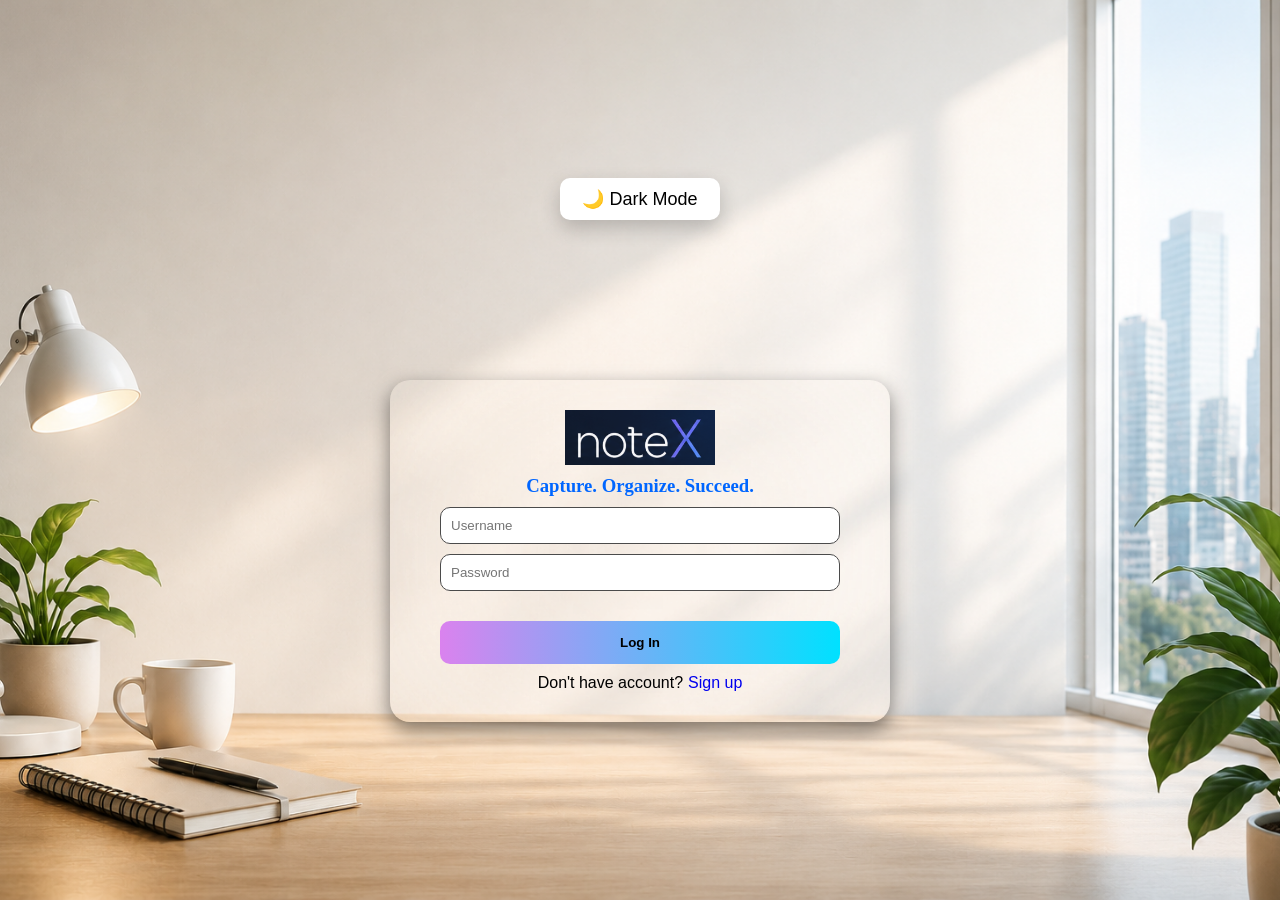
<file: frontend/index.html>
<!DOCTYPE html>
<html lang="en">

<head>
    <meta charset="UTF-8">
    <meta name="viewport" content="width=device-width, initial-scale=1.0">
    <title>Login for NotesNest</title>
    <link rel="stylesheet" href="css/login.css">
    <script src="js/login.js" defer></script>
</head>


<body>
    <div class="hero">
        <button id="theme-toggle" class="theme-btn">
            🌙 Dark Mode
        </button>
        <div class='login-box'>
            <img src="assets/brand.png" width="150px">
            <h3>Capture. Organize. Succeed.</h3>
            <input id="nameId" type="text" placeholder="Username" autocomplete="username">
            <input id="pwdId" type="password" placeholder="Password" autocomplete="current-password">
            <button class="login-btn">Log In</button>
            <div class="sign-up-section">
                <p>Don't have account?</p> <a href="register.html">Sign up</a>
            </div>
        </div>
    </div>
</body>

</html>
</file>
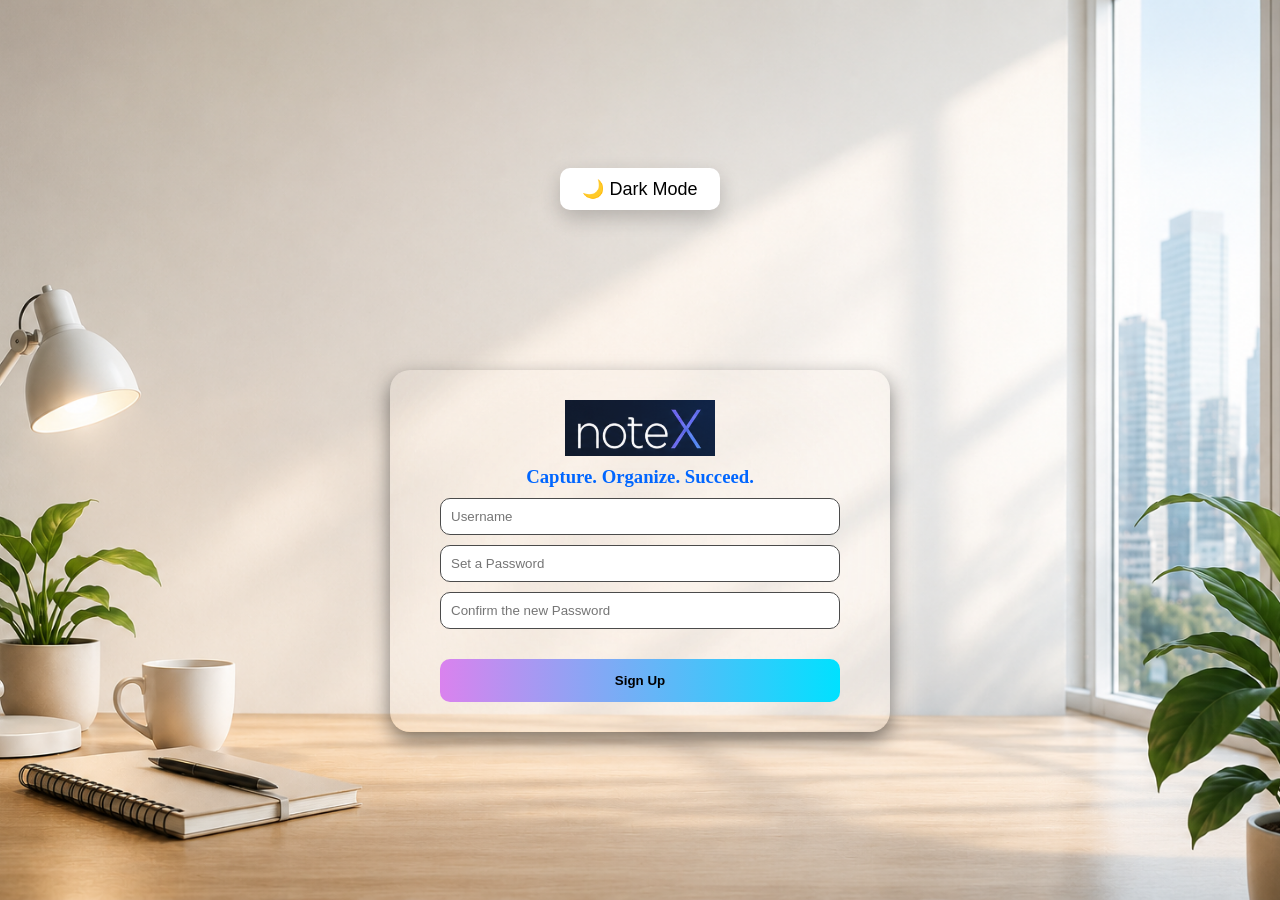
<file: frontend/register.html>
<!DOCTYPE html>
<html lang="en">

<head>
    <meta charset="UTF-8">
    <meta name="viewport" content="width=device-width, initial-scale=1.0">
    <title>Sign Up for NotesNest</title>
    <link rel="stylesheet" href="css/signup.css">
    <script src="js/login.js" defer></script>
</head>

<body>
    <div class="hero">
        <button id="theme-toggle" class="theme-btn">
            🌙 Dark Mode
        </button>
        <div class='sign-up-box'>
            <img src="assets/brand.png" width="150px">
            <h3>Capture. Organize. Succeed.</h3>
            <input id="nameId" type="text" placeholder="Username" autocomplete="username">
            <input id="pwdId" type="password" placeholder="Set a Password" autocomplete="new-password">
            <input id="confirm-pwd" type="password" placeholder="Confirm the new Password" autocomplete="new-password">
            <button class="sign-up-btn">Sign Up</button>
        </div>
    </div>
    </div>
</body>

</html>
</file>
<file: frontend/css/login.css>
* {
    margin: 0;
    padding: 0;
    box-sizing: border-box;
    font-family: 'Segoe UI', Tahoma, Geneva, Verdana, sans-serif;
}

:root {
    --text-color-normal: #111;
    --fast-transition: 0.3s;
    --text-primary: #222;
    --text-secondary: #555;
    --bg-content: #fff;
    --light-shadow: 0 8px 20px rgba(0, 0, 0, .20);
    --bold-shadow: 0 8px 20px rgba(0, 0, 0, .5);
    --button-gradient: linear-gradient(45deg, #ff6565, rgb(80, 80, 255));
    --box-shadow-dark: 0 10px 15px rgba(255, 84, 84, .4);
    --bg-card: #242424;
    --text-primary-dark: #ffffff;
    --text-secondary-dark: #d0d0d0;
    --border-dark-mode: rgba(255, 255, 255, 0.06);
    --footer-bg: #0d0d0d;
    --footer-color: #888;
    --slow-transition: .8s;
}

.hero {
    background-attachment: fixed;
    width: 100%;
    min-height: 100vh;
    background-image: url("../assets/login-background-light.png");
    background-position: center;
    background-size: cover;
    background-repeat: no-repeat;
    display: flex;
    flex-direction: column;
    justify-content: center;
    align-items: center;
    gap: 10rem;
}

.dark-mode .hero {
    background-attachment: fixed;
    width: 100%;
    min-height: 100vh;
    background-image: url("../assets/login-background.png");
    background-position: center;
    background-size: cover;
    background-repeat: no-repeat;
}

.theme-btn {
    font-size: 18px;
    border: none;
    width: 160px;
    background-color: white;
    border-radius: 10px;
    padding: 10px 10px;
    box-shadow: var(--light-shadow);
    cursor: pointer;
    transition: var(--fast-transition);
}

.dark-mode .theme-btn {
    background-color: var(--bg-card);
    color: var(--text-primary-dark);
    box-shadow: var(--box-shadow-dark);
}

.theme-btn:hover {
    transform: scale(1.1);
}

.dark-mode .login-box h1 {
    color: var(--text-primary-dark);
}

.login-box h3 {
    color: rgb(0, 102, 255);
    font-family: Georgia, 'Times New Roman', Times, serif;
}

.dark-mode .login-box h3 {
    color: rgb(0, 102, 255);
    font-family: Georgia, 'Times New Roman', Times, serif;
}

.login-box {
    background: transparent;
    box-shadow: var(--bold-shadow);
    backdrop-filter: blur(250px);
    border-radius: 20px;
    padding: 30px;
    width: 500px;
    display: flex;
    flex-direction: column;
    justify-content: center;
    align-items: center;
    gap: 10px;
}

.dark-mode .login-box {
    background: transparent;
    backdrop-filter: blur(250px);
    border-radius: 20px;
    padding: 30px;
    width: 500px;
    display: flex;
    flex-direction: column;
    justify-content: center;
    align-items: center;
    gap: 10px;
}


.login-box input {
    border: .5px solid #fff;
    color: var(--text-primary-dark);
    background-color: var(--bg-card);
    padding: 10px;
    width: 400px;
    border-radius: 10px;
}

.login-box input {
    border: .5px solid #4b4b4b;
    color: var(--text-color-normal);
    background-color: #fff;
    padding: 10px;
    width: 400px;
    border-radius: 10px;
}

.dark-mode .login-box input {
    border: .5px solid #fff;
    color: var(--text-primary-dark);
    background-color: var(--bg-card);
    padding: 10px;
    width: 400px;
    border-radius: 10px;
}

.login-btn,
.dark-mode .login-btn {
    border: none;
    margin-top: 20px;
    border-radius: 10px;
    padding: 14px;
    font-weight: bold;
    width: 400px;
    background: linear-gradient(to right, rgb(218, 130, 238), rgb(0, 225, 255));
    transition: var(--fast-transition);
    cursor: pointer;
}

.sign-up-section {
    display: flex;
    gap: 5px;
}

.dark-mode .sign-up-section {
    display: flex;
    gap: 5px;
}

.dark-mode .sign-up-section p {
    color: var(--text-secondary-dark);
}

.sign-up-section a {
    text-decoration: blue;
}

.dark-mode .sign-up-section a {
    text-decoration: none;
    color: aqua;
}

.login-btn:hover {
    transform: translateY(-10px);
}

@media (max-width: 750px) {
    .login-box {
        max-width: 300px;
    }

    .login-box input {
        max-width: 250px;
    }

    .login-btn {
        max-width: 250px;
    }
}
</file>
<file: frontend/css/signup.css>
* {
    margin: 0;
    padding: 0;
    box-sizing: border-box;
    font-family: 'Segoe UI', Tahoma, Geneva, Verdana, sans-serif;
}

:root {
    --text-color-normal: #111;
    --fast-transition: 0.3s;
    --text-primary: #222;
    --text-secondary: #555;
    --bg-content: #fff;
    --light-shadow: 0 8px 20px rgba(0, 0, 0, .20);
    --bold-shadow: 0 8px 20px rgba(0, 0, 0, .5);
    --button-gradient: linear-gradient(45deg, #ff6565, rgb(80, 80, 255));
    --box-shadow-dark: 0 10px 15px rgba(255, 84, 84, .4);
    --bg-card: #242424;
    --text-primary-dark: #ffffff;
    --text-secondary-dark: #d0d0d0;
    --border-dark-mode: rgba(255, 255, 255, 0.06);
    --footer-bg: #0d0d0d;
    --footer-color: #888;
    --slow-transition: .8s;
}

.hero {
    background-attachment: fixed;
    width: 100%;
    min-height: 100vh;
    background-image: url("../assets/login-background-light.png");
    background-position: center;
    background-size: cover;
    background-repeat: no-repeat;
    display: flex;
    flex-direction: column;
    justify-content: center;
    align-items: center;
    gap: 10rem;
}

.dark-mode .hero {
    background-attachment: fixed;
    width: 100%;
    min-height: 100vh;
    background-image: url("../assets/login-background.png");
    background-position: center;
    background-size: cover;
    background-repeat: no-repeat;
}

.theme-btn {
    font-size: 18px;
    border: none;
    width: 160px;
    background-color: white;
    border-radius: 10px;
    padding: 10px 10px;
    box-shadow: var(--light-shadow);
    cursor: pointer;
    transition: var(--fast-transition);
}

.dark-mode .theme-btn {
    background-color: var(--bg-card);
    color: var(--text-primary-dark);
    box-shadow: var(--box-shadow-dark);
}

.theme-btn:hover {
    transform: scale(1.1);
}


.sign-up-box h3 {
    color: rgb(0, 102, 255);
    font-family: Georgia, 'Times New Roman', Times, serif;
}

.dark-mode .sign-up-box h3 {
    color: rgb(0, 102, 255);
    font-family: Georgia, 'Times New Roman', Times, serif;
}

.sign-up-box {
    background: transparent;
    box-shadow: var(--bold-shadow);
    backdrop-filter: blur(250px);
    border-radius: 20px;
    padding: 30px;
    width: 500px;
    display: flex;
    flex-direction: column;
    justify-content: center;
    align-items: center;
    gap: 10px;
}

.dark-mode .sign-up-box {
    background: transparent;
    backdrop-filter: blur(250px);
    border-radius: 20px;
    padding: 30px;
    width: 500px;
    display: flex;
    flex-direction: column;
    justify-content: center;
    align-items: center;
    gap: 10px;
}

.sign-up-box input {
    border: .5px solid #4b4b4b;
    color: var(--text-color-normal);
    background-color: #fff;
    padding: 10px;
    width: 400px;
    border-radius: 10px;
}

.dark-mode .sign-up-box input {
    border: .5px solid #fff;
    color: var(--text-primary-dark);
    background-color: var(--bg-card);
    padding: 10px;
    width: 400px;
    border-radius: 10px;
}

.sign-up-btn,
.dark-mode .sign-up-btn {
    border: none;
    margin-top: 20px;
    border-radius: 10px;
    padding: 14px;
    font-weight: bold;
    width: 400px;
    cursor: pointer;
    background: linear-gradient(to right, rgb(218, 130, 238), rgb(0, 225, 255));
    transition: var(--fast-transition);
}

.sign-up-section {
    display: flex;
    gap: 5px;
}

.dark-mode .sign-up-section {
    display: flex;
    gap: 5px;
}

.dark-mode .sign-up-section p {
    color: var(--text-secondary-dark);
}

.sign-up-section a {
    text-decoration: blue;
}

.dark-mode .sign-up-section a {
    text-decoration: none;
    color: aqua;
}

.sign-up-btn:hover {
    transform: translateY(-10px);
}

@media (max-width: 750px) {
    .sign-up-box {
        max-width: 300px;
    }

    .sign-up-box input {
        max-width: 250px;
    }

    .sign-up-btn {
        max-width: 250px;
    }
}
</file>
